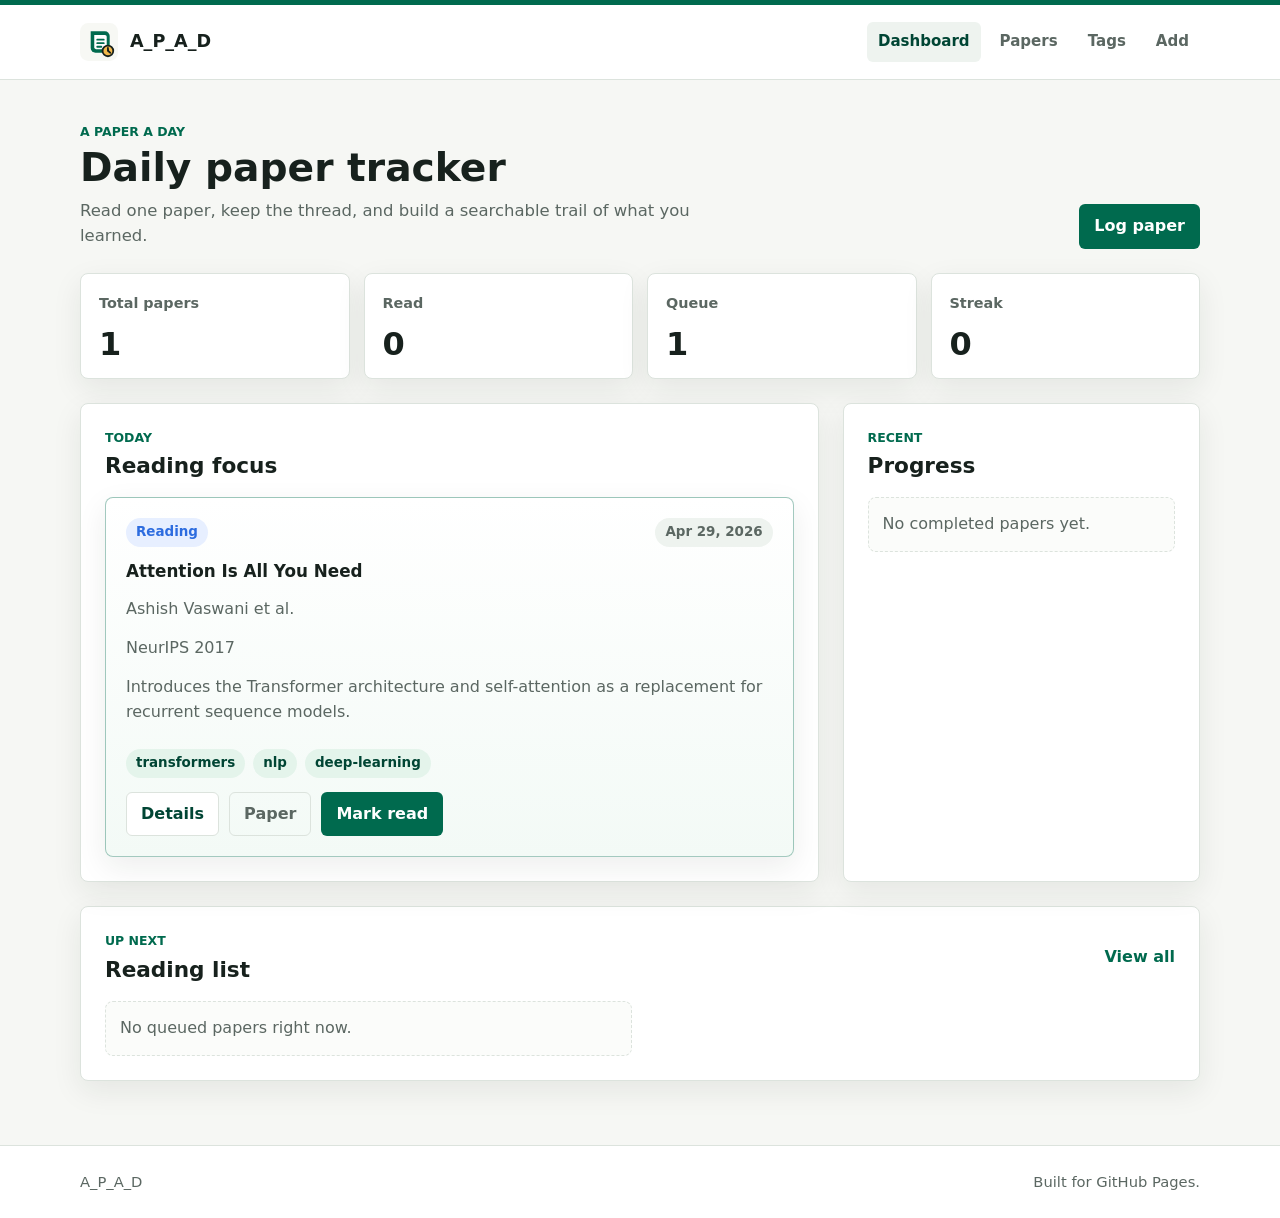
<file: index.html>
<!DOCTYPE html>
<html lang="en">
  <head>
    <meta charset="UTF-8">
    <meta name="viewport" content="width=device-width, initial-scale=1">
    <meta name="description" content="A_P_A_D is a daily research paper tracker for reading lists, tags, notes, and progress.">
    <title>A_P_A_D | Daily Paper Tracker</title>
    <link rel="icon" href="assets/images/apad-mark.svg" type="image/svg+xml">
    <link rel="stylesheet" href="assets/main.css">
    <script src="assets/js/app.js" defer></script>
  </head>
  <body data-page="home">
    <header class="site-header">
      <div class="wrapper header-content">
        <a class="site-title" href="index.html" aria-label="A_P_A_D home">
          <img src="assets/images/apad-mark.svg" alt="" class="site-logo">
          <span>A_P_A_D</span>
        </a>
        <nav class="site-nav" aria-label="Primary navigation">
          <a class="page-link active" href="index.html">Dashboard</a>
          <a class="page-link" href="papers.html">Papers</a>
          <a class="page-link" href="tags.html">Tags</a>
          <a class="page-link" href="add.html">Add</a>
        </nav>
      </div>
    </header>

    <main class="page-content">
      <div class="wrapper">
        <section class="dashboard-head">
          <div>
            <p class="eyebrow">A paper a day</p>
            <h1>Daily paper tracker</h1>
            <p class="lede">Read one paper, keep the thread, and build a searchable trail of what you learned.</p>
          </div>
          <a class="button primary" href="add.html">Log paper</a>
        </section>

        <section class="stats-grid" aria-label="Reading statistics">
          <article class="stat-tile">
            <span class="stat-label">Total papers</span>
            <strong id="statTotal">0</strong>
          </article>
          <article class="stat-tile">
            <span class="stat-label">Read</span>
            <strong id="statRead">0</strong>
          </article>
          <article class="stat-tile">
            <span class="stat-label">Queue</span>
            <strong id="statQueue">0</strong>
          </article>
          <article class="stat-tile">
            <span class="stat-label">Streak</span>
            <strong id="statStreak">0</strong>
          </article>
        </section>

        <section class="main-grid">
          <section class="panel">
            <div class="section-header">
              <div>
                <p class="eyebrow">Today</p>
                <h2>Reading focus</h2>
              </div>
            </div>
            <div id="todayPaper" class="paper-list"></div>
          </section>

          <aside class="panel">
            <div class="section-header">
              <div>
                <p class="eyebrow">Recent</p>
                <h2>Progress</h2>
              </div>
            </div>
            <div id="historyList" class="history-list"></div>
          </aside>
        </section>

        <section class="panel">
          <div class="section-header">
            <div>
              <p class="eyebrow">Up next</p>
              <h2>Reading list</h2>
            </div>
            <a class="text-link" href="papers.html">View all</a>
          </div>
          <div id="recentPapers" class="paper-list grid-list"></div>
        </section>
      </div>
    </main>

    <footer class="site-footer">
      <div class="wrapper footer-content">
        <span>A_P_A_D</span>
        <span>Built for GitHub Pages.</span>
      </div>
    </footer>
  </body>
</html>
</file>
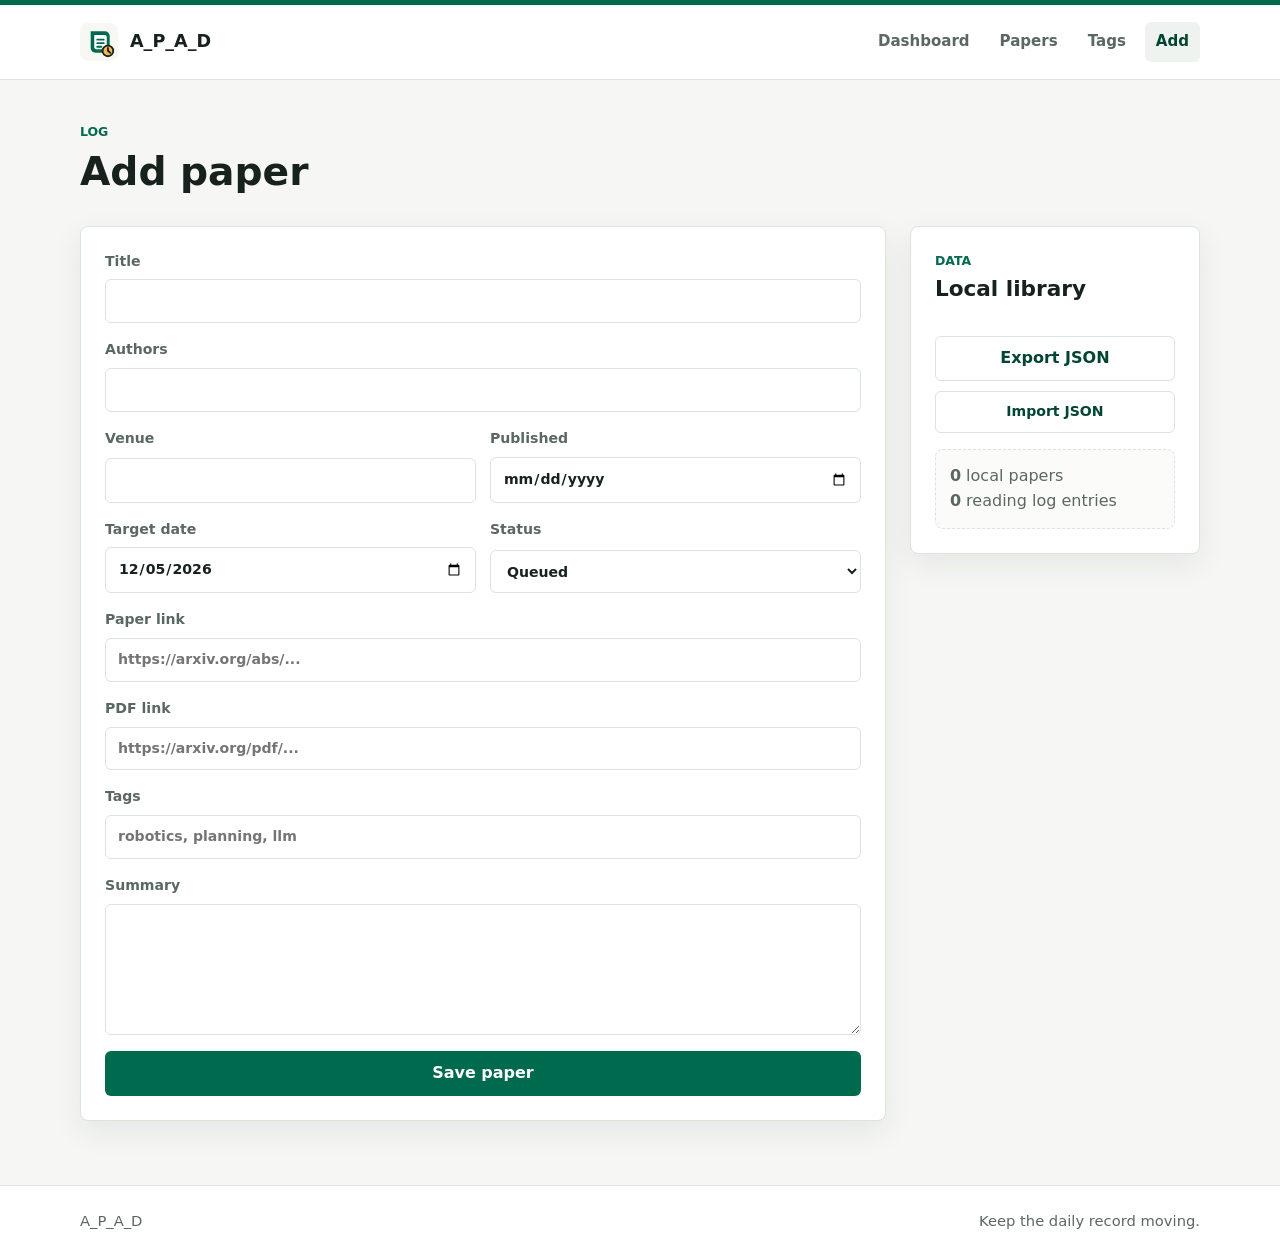
<file: add.html>
<!DOCTYPE html>
<html lang="en">
  <head>
    <meta charset="UTF-8">
    <meta name="viewport" content="width=device-width, initial-scale=1">
    <meta name="description" content="Add a paper to A_P_A_D.">
    <title>Add Paper | A_P_A_D</title>
    <link rel="icon" href="assets/images/apad-mark.svg" type="image/svg+xml">
    <link rel="stylesheet" href="assets/main.css">
    <script src="assets/js/app.js" defer></script>
  </head>
  <body data-page="add">
    <header class="site-header">
      <div class="wrapper header-content">
        <a class="site-title" href="index.html" aria-label="A_P_A_D home">
          <img src="assets/images/apad-mark.svg" alt="" class="site-logo">
          <span>A_P_A_D</span>
        </a>
        <nav class="site-nav" aria-label="Primary navigation">
          <a class="page-link" href="index.html">Dashboard</a>
          <a class="page-link" href="papers.html">Papers</a>
          <a class="page-link" href="tags.html">Tags</a>
          <a class="page-link active" href="add.html">Add</a>
        </nav>
      </div>
    </header>

    <main class="page-content">
      <div class="wrapper">
        <section class="page-heading">
          <p class="eyebrow">Log</p>
          <h1>Add paper</h1>
        </section>

        <section class="form-grid">
          <form id="paperForm" class="panel paper-form">
            <label>
              <span>Title</span>
              <input name="title" type="text" required>
            </label>
            <label>
              <span>Authors</span>
              <input name="authors" type="text">
            </label>
            <div class="field-row">
              <label>
                <span>Venue</span>
                <input name="venue" type="text">
              </label>
              <label>
                <span>Published</span>
                <input name="published" type="date">
              </label>
            </div>
            <div class="field-row">
              <label>
                <span>Target date</span>
                <input name="targetDate" type="date">
              </label>
              <label>
                <span>Status</span>
                <select name="status">
                  <option value="queued">Queued</option>
                  <option value="reading">Reading</option>
                  <option value="saved">Saved</option>
                  <option value="read">Read</option>
                </select>
              </label>
            </div>
            <label>
              <span>Paper link</span>
              <input name="link" type="url" placeholder="https://arxiv.org/abs/...">
            </label>
            <label>
              <span>PDF link</span>
              <input name="pdf" type="url" placeholder="https://arxiv.org/pdf/...">
            </label>
            <label>
              <span>Tags</span>
              <input name="tags" type="text" placeholder="robotics, planning, llm">
            </label>
            <label>
              <span>Summary</span>
              <textarea name="summary" rows="5"></textarea>
            </label>
            <button class="button primary" type="submit">Save paper</button>
          </form>

          <aside class="panel data-tools">
            <div class="section-header">
              <div>
                <p class="eyebrow">Data</p>
                <h2>Local library</h2>
              </div>
            </div>
            <div class="stacked-actions">
              <button class="button secondary" id="exportData" type="button">Export JSON</button>
              <label class="file-button">
                <span>Import JSON</span>
                <input id="importData" type="file" accept="application/json">
              </label>
            </div>
            <div id="addPageSummary" class="mini-summary"></div>
          </aside>
        </section>
      </div>
    </main>

    <footer class="site-footer">
      <div class="wrapper footer-content">
        <span>A_P_A_D</span>
        <span>Keep the daily record moving.</span>
      </div>
    </footer>
  </body>
</html>
</file>
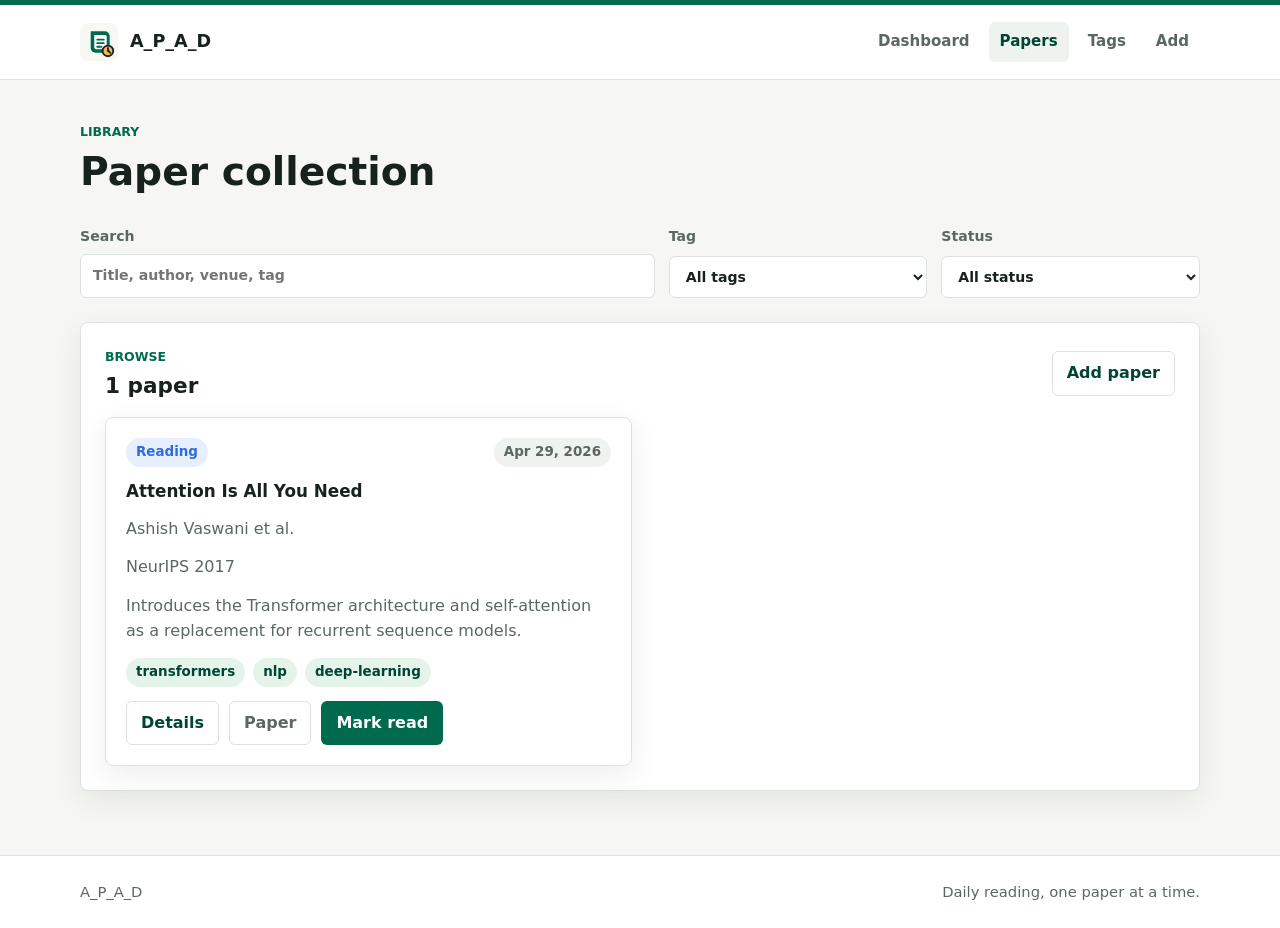
<file: papers.html>
<!DOCTYPE html>
<html lang="en">
  <head>
    <meta charset="UTF-8">
    <meta name="viewport" content="width=device-width, initial-scale=1">
    <meta name="description" content="Search and filter the A_P_A_D reading library.">
    <title>Papers | A_P_A_D</title>
    <link rel="icon" href="assets/images/apad-mark.svg" type="image/svg+xml">
    <link rel="stylesheet" href="assets/main.css">
    <script src="assets/js/app.js" defer></script>
  </head>
  <body data-page="papers">
    <header class="site-header">
      <div class="wrapper header-content">
        <a class="site-title" href="index.html" aria-label="A_P_A_D home">
          <img src="assets/images/apad-mark.svg" alt="" class="site-logo">
          <span>A_P_A_D</span>
        </a>
        <nav class="site-nav" aria-label="Primary navigation">
          <a class="page-link" href="index.html">Dashboard</a>
          <a class="page-link active" href="papers.html">Papers</a>
          <a class="page-link" href="tags.html">Tags</a>
          <a class="page-link" href="add.html">Add</a>
        </nav>
      </div>
    </header>

    <main class="page-content">
      <div class="wrapper">
        <section class="page-heading">
          <p class="eyebrow">Library</p>
          <h1>Paper collection</h1>
        </section>

        <section class="toolbar" aria-label="Paper filters">
          <label>
            <span>Search</span>
            <input id="paperSearch" type="search" placeholder="Title, author, venue, tag">
          </label>
          <label>
            <span>Tag</span>
            <select id="tagFilter">
              <option value="all">All tags</option>
            </select>
          </label>
          <label>
            <span>Status</span>
            <select id="statusFilter">
              <option value="all">All status</option>
              <option value="queued">Queued</option>
              <option value="reading">Reading</option>
              <option value="saved">Saved</option>
              <option value="read">Read</option>
            </select>
          </label>
        </section>

        <section class="panel">
          <div class="section-header">
            <div>
              <p class="eyebrow">Browse</p>
              <h2 id="paperCount">All papers</h2>
            </div>
            <a class="button secondary" href="add.html">Add paper</a>
          </div>
          <div id="papersList" class="paper-list grid-list"></div>
        </section>
      </div>
    </main>

    <footer class="site-footer">
      <div class="wrapper footer-content">
        <span>A_P_A_D</span>
        <span>Daily reading, one paper at a time.</span>
      </div>
    </footer>
  </body>
</html>
</file>
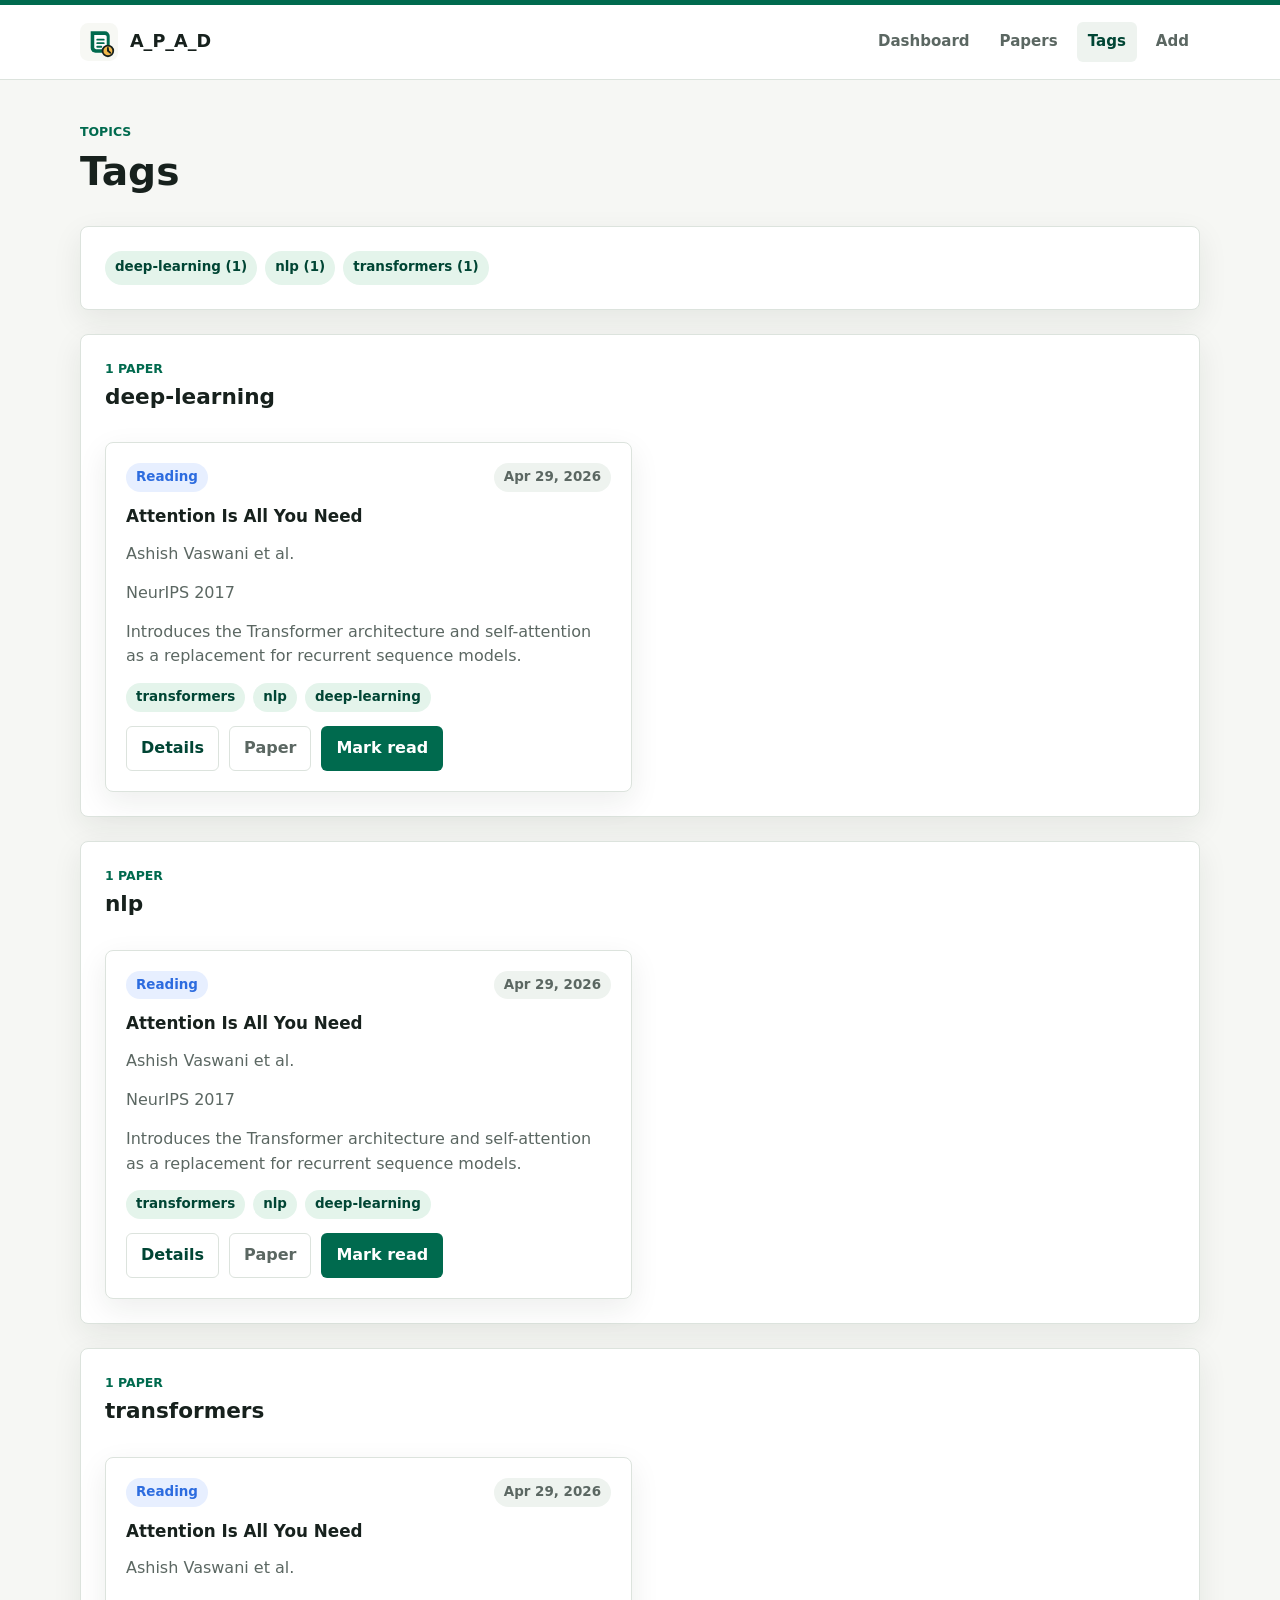
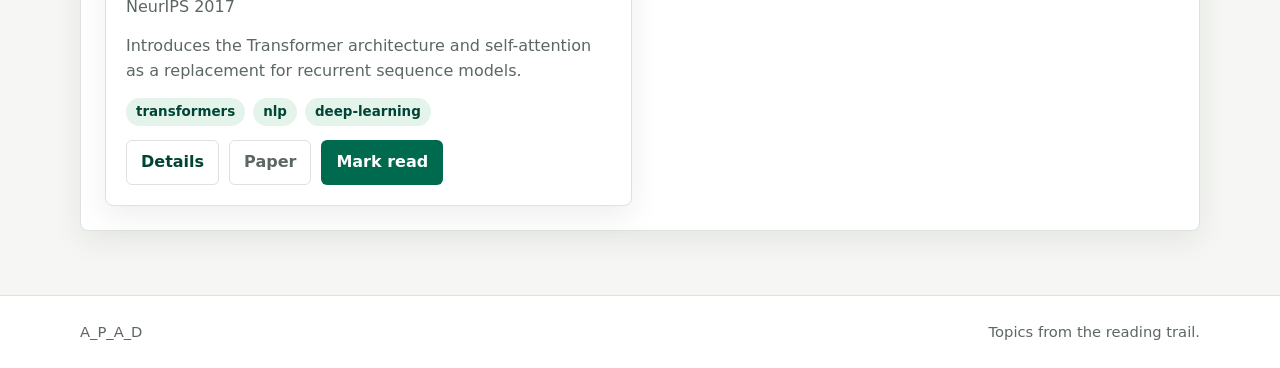
<file: tags.html>
<!DOCTYPE html>
<html lang="en">
  <head>
    <meta charset="UTF-8">
    <meta name="viewport" content="width=device-width, initial-scale=1">
    <meta name="description" content="A_P_A_D tags grouped by research topic.">
    <title>Tags | A_P_A_D</title>
    <link rel="icon" href="assets/images/apad-mark.svg" type="image/svg+xml">
    <link rel="stylesheet" href="assets/main.css">
    <script src="assets/js/app.js" defer></script>
  </head>
  <body data-page="tags">
    <header class="site-header">
      <div class="wrapper header-content">
        <a class="site-title" href="index.html" aria-label="A_P_A_D home">
          <img src="assets/images/apad-mark.svg" alt="" class="site-logo">
          <span>A_P_A_D</span>
        </a>
        <nav class="site-nav" aria-label="Primary navigation">
          <a class="page-link" href="index.html">Dashboard</a>
          <a class="page-link" href="papers.html">Papers</a>
          <a class="page-link active" href="tags.html">Tags</a>
          <a class="page-link" href="add.html">Add</a>
        </nav>
      </div>
    </header>

    <main class="page-content">
      <div class="wrapper">
        <section class="page-heading">
          <p class="eyebrow">Topics</p>
          <h1>Tags</h1>
        </section>

        <section class="panel">
          <div id="tagCloud" class="tag-cloud"></div>
        </section>

        <div id="tagGroups" class="tag-groups"></div>
      </div>
    </main>

    <footer class="site-footer">
      <div class="wrapper footer-content">
        <span>A_P_A_D</span>
        <span>Topics from the reading trail.</span>
      </div>
    </footer>
  </body>
</html>
</file>
<file: assets/main.css>
:root {
  --canvas: #f6f7f4;
  --surface: #ffffff;
  --surface-soft: #eef3ef;
  --ink: #17211d;
  --muted: #5b6762;
  --line: #dce3dd;
  --accent: #006a4e;
  --accent-dark: #004534;
  --blue: #2d6cdf;
  --gold: #b36b00;
  --gold-soft: #fff2d3;
  --green-soft: #dff4ea;
  --blue-soft: #e7efff;
  --shadow: 0 10px 30px rgba(23, 33, 29, 0.08);
}

* {
  box-sizing: border-box;
}

body {
  margin: 0;
  min-height: 100vh;
  color: var(--ink);
  background: var(--canvas);
  font-family: Inter, ui-sans-serif, system-ui, -apple-system, BlinkMacSystemFont, "Segoe UI", sans-serif;
  font-size: 16px;
  line-height: 1.55;
  display: flex;
  flex-direction: column;
}

a {
  color: var(--accent);
  text-decoration: none;
}

a:hover {
  color: var(--accent-dark);
  text-decoration: underline;
}

img {
  max-width: 100%;
}

button,
input,
select,
textarea {
  font: inherit;
}

button {
  border: 0;
}

.wrapper {
  width: min(1120px, calc(100% - 32px));
  margin: 0 auto;
}

.site-header {
  position: sticky;
  top: 0;
  z-index: 10;
  border-top: 5px solid var(--accent);
  border-bottom: 1px solid var(--line);
  background: rgba(255, 255, 255, 0.96);
  backdrop-filter: blur(10px);
}

.header-content {
  min-height: 74px;
  display: flex;
  align-items: center;
  justify-content: space-between;
  gap: 24px;
}

.site-title {
  display: inline-flex;
  align-items: center;
  gap: 12px;
  color: var(--ink);
  font-size: 1.1rem;
  font-weight: 760;
}

.site-title:hover {
  text-decoration: none;
}

.site-logo {
  width: 38px;
  height: 38px;
}

.site-nav {
  display: flex;
  align-items: center;
  gap: 8px;
  flex-wrap: wrap;
  justify-content: flex-end;
}

.page-link {
  color: var(--muted);
  padding: 8px 11px;
  border-radius: 6px;
  font-size: 0.94rem;
  font-weight: 650;
}

.page-link:hover,
.page-link.active {
  color: var(--accent-dark);
  background: var(--surface-soft);
  text-decoration: none;
}

.page-content {
  flex: 1 0 auto;
  padding: 42px 0 64px;
}

.dashboard-head,
.page-heading {
  display: flex;
  align-items: end;
  justify-content: space-between;
  gap: 24px;
  margin-bottom: 24px;
}

.page-heading {
  align-items: start;
  flex-direction: column;
  gap: 4px;
}

.eyebrow {
  margin: 0 0 6px;
  color: var(--accent);
  font-size: 0.78rem;
  font-weight: 800;
  text-transform: uppercase;
  letter-spacing: 0;
}

h1,
h2,
h3,
p {
  margin-top: 0;
}

h1 {
  margin-bottom: 8px;
  font-size: 2.45rem;
  line-height: 1.08;
}

h2 {
  margin-bottom: 0;
  font-size: 1.35rem;
  line-height: 1.22;
}

h3 {
  font-size: 1.05rem;
  line-height: 1.3;
}

.lede {
  max-width: 680px;
  margin-bottom: 0;
  color: var(--muted);
  font-size: 1.03rem;
}

.button,
.file-button {
  min-height: 40px;
  display: inline-flex;
  align-items: center;
  justify-content: center;
  gap: 8px;
  border-radius: 6px;
  padding: 9px 14px;
  border: 1px solid transparent;
  cursor: pointer;
  font-weight: 750;
  text-decoration: none;
  transition: background 0.18s ease, border-color 0.18s ease, color 0.18s ease, transform 0.18s ease;
}

.button:hover,
.file-button:hover {
  transform: translateY(-1px);
  text-decoration: none;
}

.button.primary {
  color: #ffffff;
  background: var(--accent);
}

.button.primary:hover {
  color: #ffffff;
  background: var(--accent-dark);
}

.button.secondary,
.file-button {
  color: var(--accent-dark);
  background: var(--surface);
  border-color: var(--line);
}

.button.secondary:hover,
.file-button:hover {
  color: var(--accent-dark);
  border-color: var(--accent);
}

.button.ghost {
  color: var(--muted);
  background: transparent;
  border-color: var(--line);
}

.button.ghost:hover {
  color: var(--accent-dark);
  border-color: var(--accent);
}

.text-link {
  font-weight: 800;
}

.stats-grid {
  display: grid;
  grid-template-columns: repeat(4, minmax(0, 1fr));
  gap: 14px;
  margin-bottom: 24px;
}

.stat-tile,
.panel,
.paper-card {
  border: 1px solid var(--line);
  border-radius: 8px;
  background: var(--surface);
  box-shadow: var(--shadow);
}

.stat-tile {
  min-height: 106px;
  padding: 18px;
  display: flex;
  flex-direction: column;
  justify-content: space-between;
}

.stat-label {
  color: var(--muted);
  font-size: 0.9rem;
  font-weight: 680;
}

.stat-tile strong {
  display: block;
  font-size: 2rem;
  line-height: 1;
}

.main-grid {
  display: grid;
  grid-template-columns: minmax(0, 1.55fr) minmax(280px, 0.75fr);
  gap: 24px;
  margin-bottom: 24px;
}

.panel {
  padding: 24px;
}

.section-header {
  display: flex;
  align-items: center;
  justify-content: space-between;
  gap: 16px;
  margin-bottom: 18px;
}

.paper-list {
  display: grid;
  gap: 16px;
}

.grid-list {
  grid-template-columns: repeat(2, minmax(0, 1fr));
}

.paper-card {
  min-height: 292px;
  padding: 20px;
  display: flex;
  flex-direction: column;
  gap: 14px;
}

.paper-card.featured {
  min-height: 360px;
  border-color: rgba(0, 106, 78, 0.36);
  background: linear-gradient(180deg, #ffffff 0%, #f3faf6 100%);
}

.paper-topline,
.paper-meta,
.card-actions {
  display: flex;
  align-items: center;
  gap: 10px;
  flex-wrap: wrap;
}

.paper-topline {
  justify-content: space-between;
}

.paper-title {
  margin: 0;
}

.paper-title a {
  color: var(--ink);
}

.paper-title a:hover {
  color: var(--accent-dark);
}

.paper-authors,
.paper-summary,
.paper-meta {
  color: var(--muted);
}

.paper-authors,
.paper-summary {
  margin: 0;
}

.paper-summary {
  flex: 1;
}

.meta-pill,
.status-badge,
.tag {
  display: inline-flex;
  align-items: center;
  min-height: 28px;
  border-radius: 999px;
  padding: 4px 10px;
  font-size: 0.84rem;
  font-weight: 760;
}

.meta-pill {
  color: var(--muted);
  background: var(--surface-soft);
}

.status-badge {
  color: var(--accent-dark);
  background: var(--green-soft);
}

.status-read .status-badge {
  color: #084f58;
  background: #dff5f6;
}

.status-saved .status-badge {
  color: #725000;
  background: var(--gold-soft);
}

.status-reading .status-badge {
  color: var(--blue);
  background: var(--blue-soft);
}

.tags,
.tag-cloud {
  display: flex;
  gap: 8px;
  flex-wrap: wrap;
}

.tag {
  color: var(--accent-dark);
  background: #e4f4eb;
}

.tag:hover {
  color: #ffffff;
  background: var(--accent);
  text-decoration: none;
}

.card-actions {
  margin-top: auto;
}

.history-list {
  display: grid;
  gap: 12px;
}

.history-item {
  display: grid;
  gap: 2px;
  padding-bottom: 12px;
  border-bottom: 1px solid var(--line);
}

.history-item:last-child {
  border-bottom: 0;
  padding-bottom: 0;
}

.history-item strong {
  line-height: 1.35;
}

.history-item span {
  color: var(--muted);
  font-size: 0.9rem;
}

.toolbar {
  display: grid;
  grid-template-columns: minmax(240px, 1fr) minmax(180px, 0.45fr) minmax(180px, 0.45fr);
  gap: 14px;
  margin-bottom: 24px;
}

label {
  display: grid;
  gap: 7px;
  color: var(--muted);
  font-size: 0.88rem;
  font-weight: 760;
}

input,
select,
textarea {
  width: 100%;
  border: 1px solid var(--line);
  border-radius: 6px;
  color: var(--ink);
  background: var(--surface);
  padding: 10px 12px;
}

textarea {
  resize: vertical;
}

input:focus,
select:focus,
textarea:focus {
  outline: 3px solid rgba(0, 106, 78, 0.16);
  border-color: var(--accent);
}

.tag-cloud .tag {
  min-height: 34px;
}

.tag-groups {
  display: grid;
  gap: 24px;
  margin-top: 24px;
}

.tag-section {
  display: grid;
  gap: 14px;
}

.detail-layout {
  display: grid;
  grid-template-columns: minmax(0, 1.15fr) minmax(300px, 0.85fr);
  gap: 24px;
  align-items: start;
}

.detail-panel {
  display: grid;
  gap: 18px;
}

.detail-title {
  margin-bottom: 10px;
}

.detail-summary {
  color: var(--muted);
  font-size: 1.02rem;
}

.notes-form {
  display: grid;
  gap: 16px;
}

.field-row {
  display: grid;
  grid-template-columns: repeat(2, minmax(0, 1fr));
  gap: 14px;
}

.form-grid {
  display: grid;
  grid-template-columns: minmax(0, 1fr) minmax(280px, 0.36fr);
  gap: 24px;
  align-items: start;
}

.paper-form {
  display: grid;
  gap: 16px;
}

.data-tools {
  display: grid;
  gap: 16px;
}

.stacked-actions {
  display: grid;
  gap: 10px;
}

.file-button {
  position: relative;
}

.file-button input {
  position: absolute;
  width: 1px;
  height: 1px;
  opacity: 0;
  pointer-events: none;
}

.mini-summary,
.empty-state {
  color: var(--muted);
  border: 1px dashed var(--line);
  border-radius: 8px;
  padding: 14px;
  background: #fbfcfa;
}

.site-footer {
  border-top: 1px solid var(--line);
  color: var(--muted);
  background: var(--surface);
}

.footer-content {
  min-height: 72px;
  display: flex;
  align-items: center;
  justify-content: space-between;
  gap: 16px;
  font-size: 0.92rem;
}

@media (max-width: 860px) {
  .header-content,
  .footer-content {
    align-items: flex-start;
    flex-direction: column;
  }

  .dashboard-head {
    align-items: stretch;
    flex-direction: column;
  }

  .site-nav {
    justify-content: flex-start;
  }

  .stats-grid,
  .main-grid,
  .grid-list,
  .toolbar,
  .detail-layout,
  .form-grid {
    grid-template-columns: 1fr;
  }

  .page-content {
    padding-top: 30px;
  }

  h1 {
    font-size: 2rem;
  }
}

@media (max-width: 560px) {
  .wrapper {
    width: min(100% - 22px, 1120px);
  }

  .site-header {
    position: static;
  }

  .page-link {
    padding: 7px 9px;
  }

  .panel,
  .paper-card,
  .stat-tile {
    padding: 16px;
  }

  .field-row {
    grid-template-columns: 1fr;
  }

  .button,
  .file-button {
    width: 100%;
  }
}
</file>
